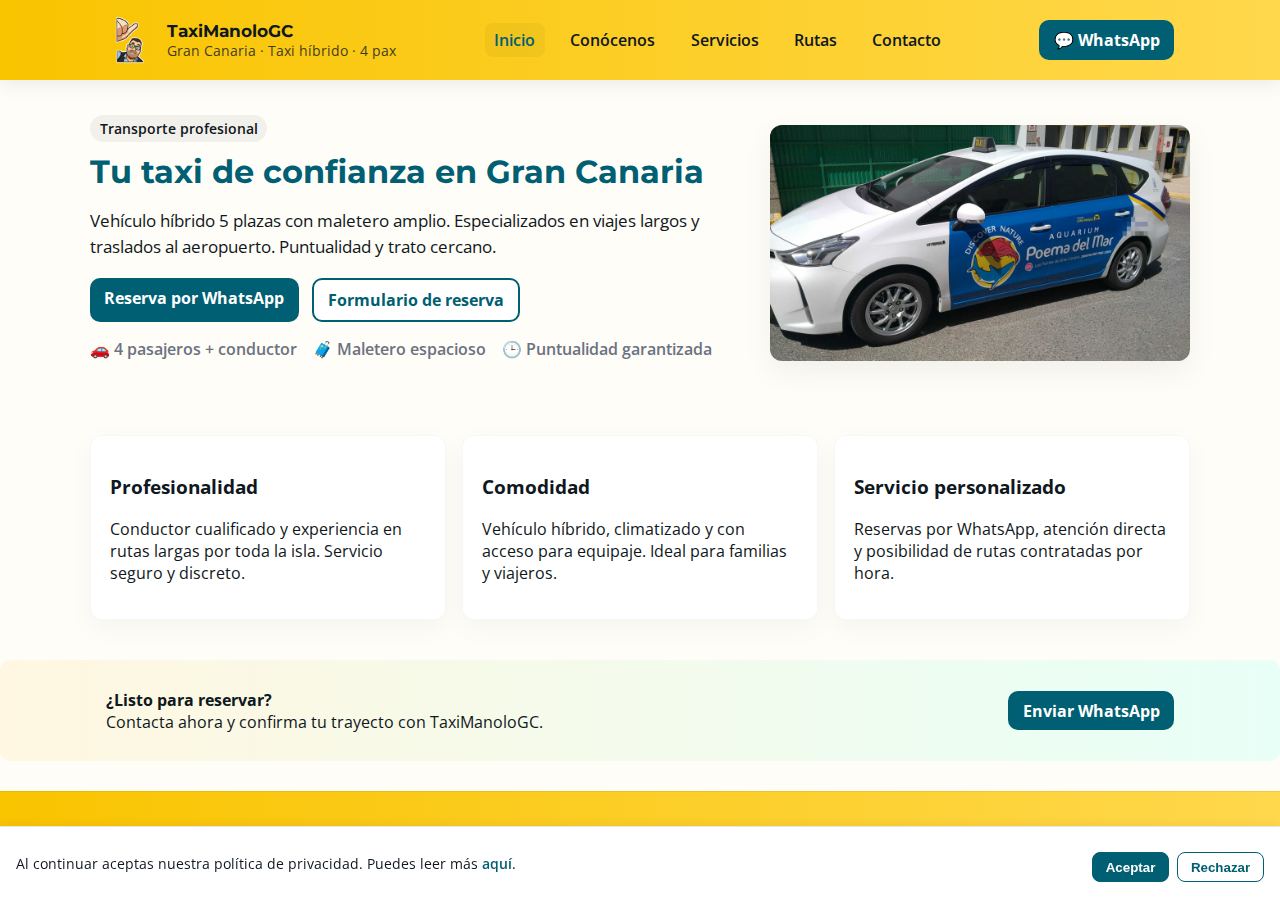
<file: index.html>
<!doctype html>
<html lang="es">
<head>
  <meta charset="utf-8" />
  <meta name="viewport" content="width=device-width,initial-scale=1" />

  <!-- 🔹 SEO mejorado -->
  <title>Taxi en Gran Canaria 🚖 | TaxiManoloGC — Traslados, Aeropuerto y Rutas</title>
  <meta name="description" content="TaxiManoloGC en Gran Canaria: traslados al aeropuerto, rutas turísticas y reservas por WhatsApp. Servicio puntual, profesional y con vehículo híbrido." />
  <meta name="keywords" content="taxi gran canaria, taxi aeropuerto gran canaria, traslados gran canaria, taxi las palmas, taxi manolo gc" />
  <meta name="robots" content="index, follow">
  <link rel="canonical" href="https://chh3f.github.io/taximanologc/" />

  <!-- ✅ Google Search Console Verification -->
  <meta name="google-site-verification" content="pI8fW7jlK2D90uJsRNOBbyRiWrLH01lihBgoexk5Dg8" />

  <!-- 🔹 Open Graph (Facebook / WhatsApp / Slack previews) -->
  <meta property="og:type" content="website" />
  <meta property="og:title" content="TaxiManoloGC — Taxi en Gran Canaria: Traslados y Rutas" />
  <meta property="og:description" content="Reserva tu taxi en Gran Canaria con TaxiManoloGC. Traslados al aeropuerto, rutas por la isla y servicio profesional por WhatsApp." />
  <meta property="og:image" content="https://chh3f.github.io/taximanologc/assets/img/taxi-grancanaria.jpg" />
  <meta property="og:url" content="https://chh3f.github.io/taximanologc/" />
  <meta property="og:locale" content="es_ES" />

  <!-- 🔹 Twitter Card -->
  <meta name="twitter:card" content="summary_large_image" />
  <meta name="twitter:title" content="TaxiManoloGC — Taxi en Gran Canaria" />
  <meta name="twitter:description" content="Traslados aeropuerto, rutas turísticas y reservas por WhatsApp. Servicio profesional y puntual." />
  <meta name="twitter:image" content="https://chh3f.github.io/taximanologc/assets/img/taxi-grancanaria.jpg" />

  <!-- 🔹 Geolocalización / SEO local -->
  <meta name="language" content="es">
  <meta name="geo.region" content="ES-GC">
  <meta name="geo.placename" content="Gran Canaria">
  <meta name="geo.position" content="27.9202;-15.5476">
  <meta name="ICBM" content="27.9202, -15.5476">

  <!-- 🔹 Datos estructurados (JSON-LD) -->
  <script type="application/ld+json">
  {
    "@context": "https://schema.org",
    "@type": "TaxiService",
    "name": "TaxiManoloGC",
    "image": "https://chh3f.github.io/taximanologc/assets/img/logo.png",
    "@id": "https://chh3f.github.io/taximanologc/",
    "url": "https://chh3f.github.io/taximanologc/",
    "telephone": "+34 606 57 62 72",
    "email": "manu.h.q@hotmail.com",
    "priceRange": "€€",
    "address": {
      "@type": "PostalAddress",
      "addressLocality": "Las Palmas de Gran Canaria",
      "addressRegion": "Las Palmas",
      "addressCountry": "ES"
    },
    "areaServed": "Gran Canaria",
    "description": "Servicio de taxi profesional en Gran Canaria: traslados al aeropuerto, rutas turísticas y reservas por WhatsApp.",
    "openingHours": "Mo-Su 00:00-23:59",
    "sameAs": [
      "https://chh3f.github.io/taximanologc/"
    ]
  }
  </script>

  <!-- 🔹 Favicons y estilos (sin cambios funcionales) -->
  <link rel="icon" type="image/png" sizes="16x16" href="assets/img/favicon/favicon-16x16.png">
  <link rel="icon" type="image/png" sizes="32x32" href="assets/img/favicon/favicon-32x32.png">
  <link rel="apple-touch-icon" sizes="180x180" href="assets/img/favicon/apple-touch-icon.png">
  <link rel="manifest" href="assets/img/favicon/site.webmanifest">
  <meta name="theme-color" content="#ffd500">
  <link rel="shortcut icon" href="assets/img/favicon/favicon.ico">

  <!-- Fuentes y CSS -->
  <link href="https://fonts.googleapis.com/css2?family=Montserrat:wght@600;700&family=Open+Sans:wght@300;400;600&display=swap" rel="stylesheet">
  <link rel="stylesheet" href="assets/css/style.css">
</head>


<body>
  <header>
    <div class="container header-row">
      <div class="brand">
        <img src="assets/img/icono.png" alt="Logo TaxiManoloGC" class="logo">
        <div>
          <div class="brand-title">TaxiManoloGC</div>
          <div class="brand-sub">Gran Canaria · Taxi híbrido · 4 pax</div>
        </div>
      </div>

      <button class="menu-toggle" aria-label="Abrir menú">☰</button>

      <nav>
        <ul class="nav-list">
          <li><a href="index.html" class="active">Inicio</a></li>
          <li><a href="conocenos.html">Conócenos</a></li>
          <li><a href="servicios.html">Servicios</a></li>
          <li><a href="rutas.html">Rutas</a></li>
          <li><a href="contacto.html">Contacto</a></li>
        </ul>
      </nav>

      <div class="ctas">
        <a class="btn whatsapp" href="https://wa.me/34606576272" target="_blank" rel="noopener">💬 WhatsApp</a>
      </div>
    </div>
  </header>

  <main>
    <!-- HERO -->
    <section class="hero container">
      <div class="hero-left">
        <span class="eyebrow">Transporte profesional</span>
        <h1>Tu taxi de confianza en Gran Canaria</h1>
        <p class="lead">Vehículo híbrido 5 plazas con maletero amplio. Especializados en viajes largos y traslados al aeropuerto. Puntualidad y trato cercano.</p>
        <div class="hero-actions">
          <a class="btn whatsapp large" href="https://wa.me/34606576272" target="_blank" rel="noopener">Reserva por WhatsApp</a>
          <a class="btn outline large" href="contacto.html">Formulario de reserva</a>
        </div>
        <ul class="features">
          <li>🚗 4 pasajeros + conductor</li>
          <li>🧳 Maletero espacioso</li>
          <li>🕒 Puntualidad garantizada</li>
        </ul>
      </div>
      <div class="hero-right">
        <img src="assets/img/taxi-grancanaria.jpg" alt="Taxi en carretera de Gran Canaria" class="hero-img">
      </div>
    </section>

    <!-- WHY -->
    <section class="container cards-overview">
      <article class="card">
        <h3>Profesionalidad</h3>
        <p>Conductor cualificado y experiencia en rutas largas por toda la isla. Servicio seguro y discreto.</p>
      </article>
      <article class="card">
        <h3>Comodidad</h3>
        <p>Vehículo híbrido, climatizado y con acceso para equipaje. Ideal para familias y viajeros.</p>
      </article>
      <article class="card">
        <h3>Servicio personalizado</h3>
        <p>Reservas por WhatsApp, atención directa y posibilidad de rutas contratadas por hora.</p>
      </article>
    </section>

    <!-- CTA BANNER -->
    <section class="cta-banner">
      <div class="container">
        <div class="cta-text">
          <strong>¿Listo para reservar?</strong>
          <span>Contacta ahora y confirma tu trayecto con TaxiManoloGC.</span>
        </div>
        <div>
          <a class="btn whatsapp" href="https://wa.me/34606576272" target="_blank" rel="noopener">Enviar WhatsApp</a>
        </div>
      </div>
    </section>
  </main>

  <!-- FOOTER -->
  <footer>
    <div class="container footer-row">
      <div>
        <strong>TaxiManoloGC</strong>
        <div class="muted">Gran Canaria · +34 606 57 62 72</div>
      </div>
      <div class="footer-links">
        <a href="rutas.html">Rutas</a>
        <a href="contacto.html">Reserva</a>
        <a href="aviso-legal.html">Aviso Legal</a>
        <a href="privacidad.html">Privacidad</a>
      </div>
    </div>
  </footer>


  <script src="assets/js/main.js"></script>
  <script src="assets/js/banner.js"></script>
</body>
</html>
</file>
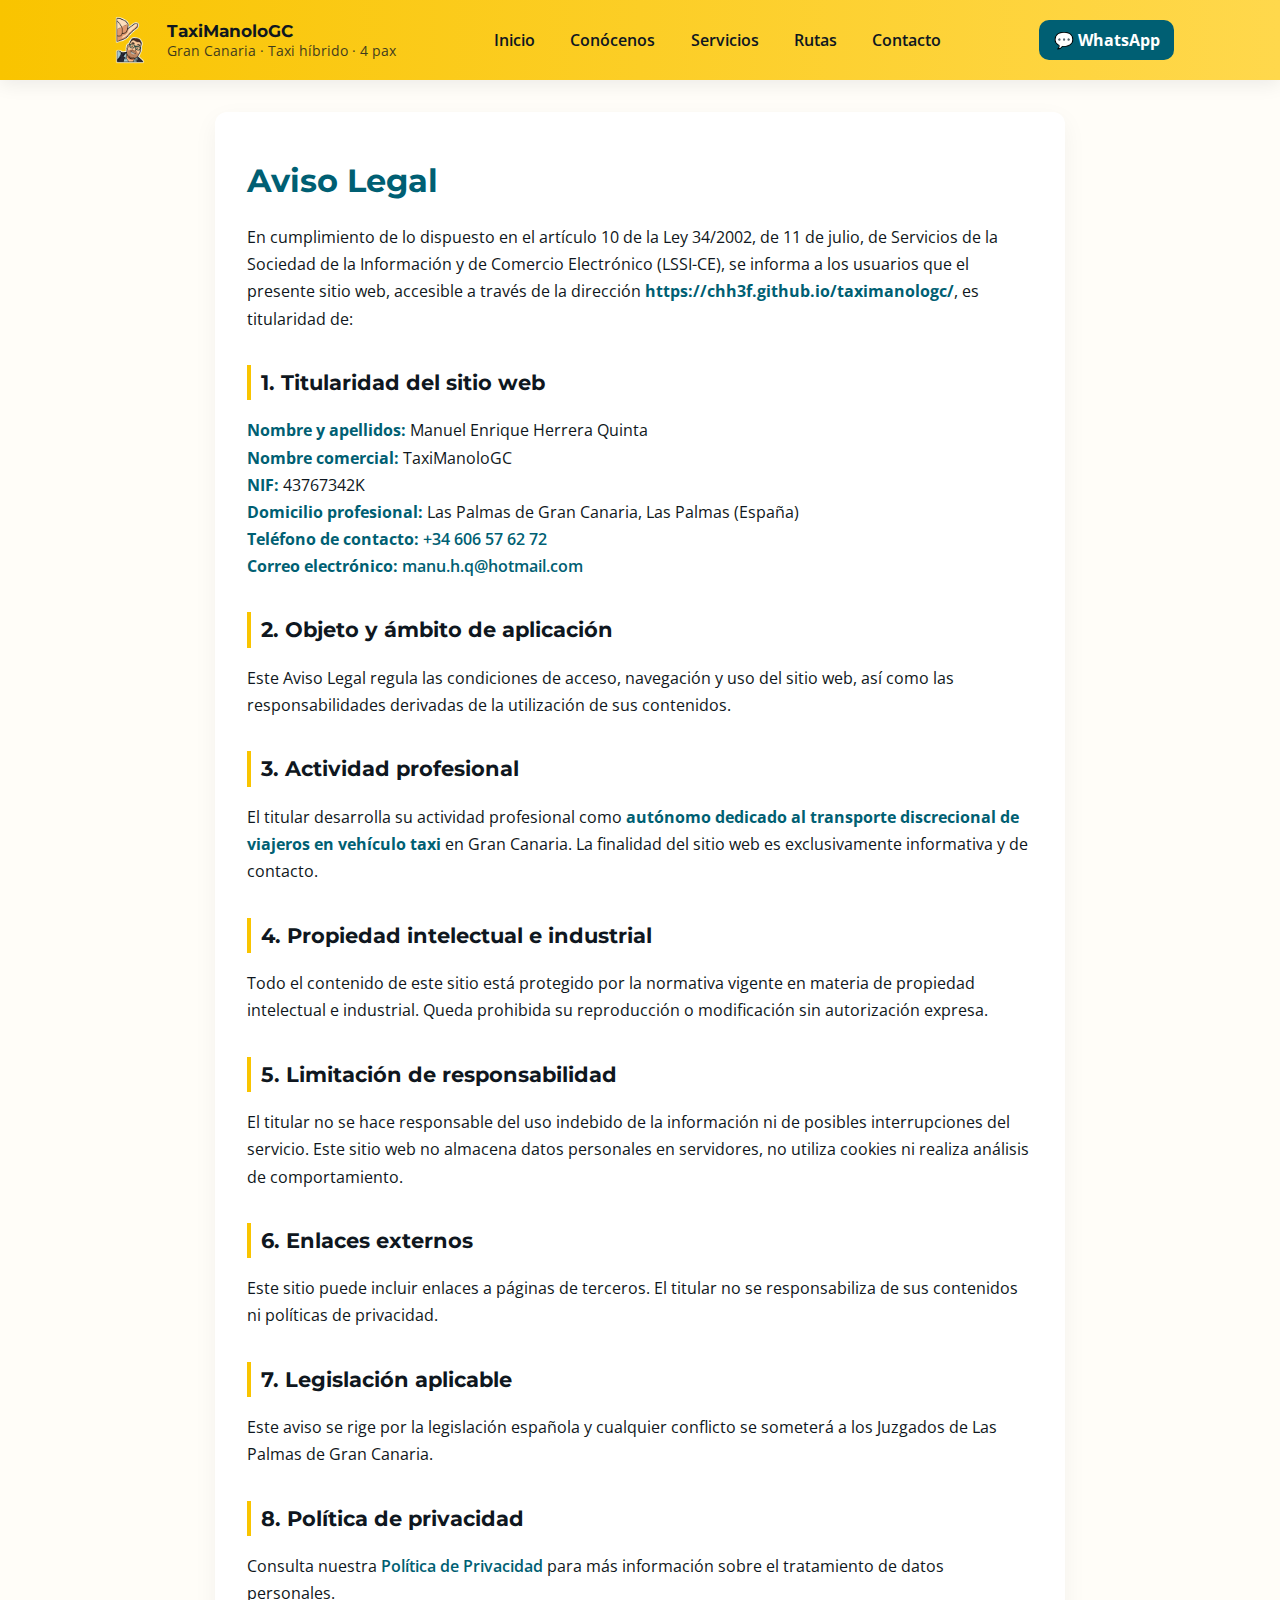
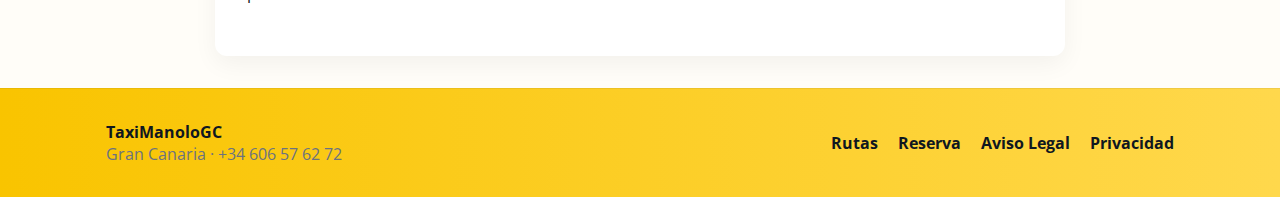
<file: aviso-legal.html>
<!doctype html>
<html lang="es">
<head>
  <meta charset="utf-8" />
  <meta name="viewport" content="width=device-width,initial-scale=1" />

  <!-- 🔹 SEO -->
  <title>Aviso Legal | TaxiManoloGC 🚖 Gran Canaria</title>
  <meta name="description" content="Consulta el aviso legal de TaxiManoloGC: datos del titular, derechos de uso y condiciones legales del sitio web." />
  <meta name="robots" content="noindex, follow">
  <link rel="canonical" href="https://chh3f.github.io/taximanologc/aviso-legal.html" />

  <!-- 🔹 Open Graph -->
  <meta property="og:type" content="website" />
  <meta property="og:title" content="Aviso Legal | TaxiManoloGC Gran Canaria" />
  <meta property="og:description" content="Condiciones legales y datos del titular del sitio TaxiManoloGC." />
  <meta property="og:image" content="https://chh3f.github.io/taximanologc/assets/img/taxi-grancanaria.jpg" />
  <meta property="og:url" content="https://chh3f.github.io/taximanologc/aviso-legal.html" />
  <meta property="og:locale" content="es_ES" />

  <!-- 🔹 Twitter Card -->
  <meta name="twitter:card" content="summary_large_image">
  <meta name="twitter:title" content="Aviso Legal | TaxiManoloGC Gran Canaria">
  <meta name="twitter:description" content="Condiciones legales y datos del titular del sitio TaxiManoloGC.">
  <meta name="twitter:image" content="https://chh3f.github.io/taximanologc/assets/img/taxi-grancanaria.jpg">

  <!-- 🔹 Geolocalización -->
  <meta name="language" content="es">
  <meta name="geo.region" content="ES-GC">
  <meta name="geo.placename" content="Gran Canaria">

  <!-- 🔹 Favicons y estilos -->
  <link rel="icon" type="image/png" sizes="16x16" href="assets/img/favicon/favicon-16x16.png">
  <link rel="icon" type="image/png" sizes="32x32" href="assets/img/favicon/favicon-32x32.png">
  <link rel="apple-touch-icon" sizes="180x180" href="assets/img/favicon/apple-touch-icon.png">
  <link rel="manifest" href="assets/img/favicon/site.webmanifest">
  <meta name="theme-color" content="#ffd500">
  <link rel="shortcut icon" href="assets/img/favicon/favicon.ico">

  <!-- 🔹 Fuentes y CSS -->
  <link href="https://fonts.googleapis.com/css2?family=Montserrat:wght@600;700&family=Open+Sans:wght@300;400;600&display=swap" rel="stylesheet">
  <link rel="stylesheet" href="assets/css/style.css">
</head>

<body>
  <header>
    <div class="container header-row">
      <div class="brand">
        <img src="assets/img/icono.png" alt="Logo TaxiManoloGC" class="logo">
        <div>
          <div class="brand-title">TaxiManoloGC</div>
          <div class="brand-sub">Gran Canaria · Taxi híbrido · 4 pax</div>
        </div>
      </div>
      <button class="menu-toggle" aria-label="Abrir menú">☰</button>
      <nav>
        <ul class="nav-list">
          <li><a href="index.html">Inicio</a></li>
          <li><a href="conocenos.html">Conócenos</a></li>
          <li><a href="servicios.html">Servicios</a></li>
          <li><a href="rutas.html">Rutas</a></li>
          <li><a href="contacto.html">Contacto</a></li>
        </ul>
      </nav>
      <div class="ctas">
        <a class="btn whatsapp" href="https://wa.me/34606576272" target="_blank" rel="noopener">💬 WhatsApp</a>
      </div>
    </div>
  </header>

  <main class="container legal-page">
    <h1>Aviso Legal</h1>
    <p>
      En cumplimiento de lo dispuesto en el artículo 10 de la Ley 34/2002, de 11 de julio, de Servicios de la Sociedad de la Información y de Comercio Electrónico (LSSI-CE),
      se informa a los usuarios que el presente sitio web, accesible a través de la dirección 
      <strong>https://chh3f.github.io/taximanologc/</strong>, es titularidad de:
    </p>

    <h2>1. Titularidad del sitio web</h2>
    <p>
      <strong>Nombre y apellidos:</strong> Manuel Enrique Herrera Quinta<br>
      <strong>Nombre comercial:</strong> TaxiManoloGC<br>
      <strong>NIF:</strong> 43767342K<br>
      <strong>Domicilio profesional:</strong> Las Palmas de Gran Canaria, Las Palmas (España)<br>
      <strong>Teléfono de contacto:</strong> <a href="tel:+34606576272">+34 606 57 62 72</a><br>
      <strong>Correo electrónico:</strong> <span id="email"></span>
      <script>
        const e = ['manu','.h.q','@','hot','mail','.','com'].join('');
        document.getElementById('email').innerHTML = '<a href="mailto:'+e+'">'+e+'</a>';
      </script>
    </p>

    <h2>2. Objeto y ámbito de aplicación</h2>
    <p>
      Este Aviso Legal regula las condiciones de acceso, navegación y uso del sitio web, así como las responsabilidades derivadas de la utilización de sus contenidos.
    </p>

    <h2>3. Actividad profesional</h2>
    <p>
      El titular desarrolla su actividad profesional como <strong>autónomo dedicado al transporte discrecional de viajeros en vehículo taxi</strong> en Gran Canaria.  
      La finalidad del sitio web es exclusivamente informativa y de contacto.
    </p>

    <h2>4. Propiedad intelectual e industrial</h2>
    <p>
      Todo el contenido de este sitio está protegido por la normativa vigente en materia de propiedad intelectual e industrial.  
      Queda prohibida su reproducción o modificación sin autorización expresa.
    </p>

    <h2>5. Limitación de responsabilidad</h2>
    <p>
      El titular no se hace responsable del uso indebido de la información ni de posibles interrupciones del servicio.
      Este sitio web no almacena datos personales en servidores, no utiliza cookies ni realiza análisis de comportamiento.
    </p>

    <h2>6. Enlaces externos</h2>
    <p>
      Este sitio puede incluir enlaces a páginas de terceros.  
      El titular no se responsabiliza de sus contenidos ni políticas de privacidad.
    </p>

    <h2>7. Legislación aplicable</h2>
    <p>
      Este aviso se rige por la legislación española y cualquier conflicto se someterá a los Juzgados de Las Palmas de Gran Canaria.
    </p>

    <h2>8. Política de privacidad</h2>
    <p>
      Consulta nuestra <a href="privacidad.html">Política de Privacidad</a> para más información sobre el tratamiento de datos personales.
    </p>
  </main>

  <footer>
    <div class="container footer-row">
      <div>
        <strong>TaxiManoloGC</strong>
        <div class="muted">Gran Canaria · +34 606 57 62 72</div>
      </div>
      <div class="footer-links">
        <a href="rutas.html">Rutas</a>
        <a href="contacto.html">Reserva</a>
        <a href="aviso-legal.html">Aviso Legal</a>
        <a href="privacidad.html">Privacidad</a>
      </div>
    </div>
  </footer>
</body>
</html>
</file>
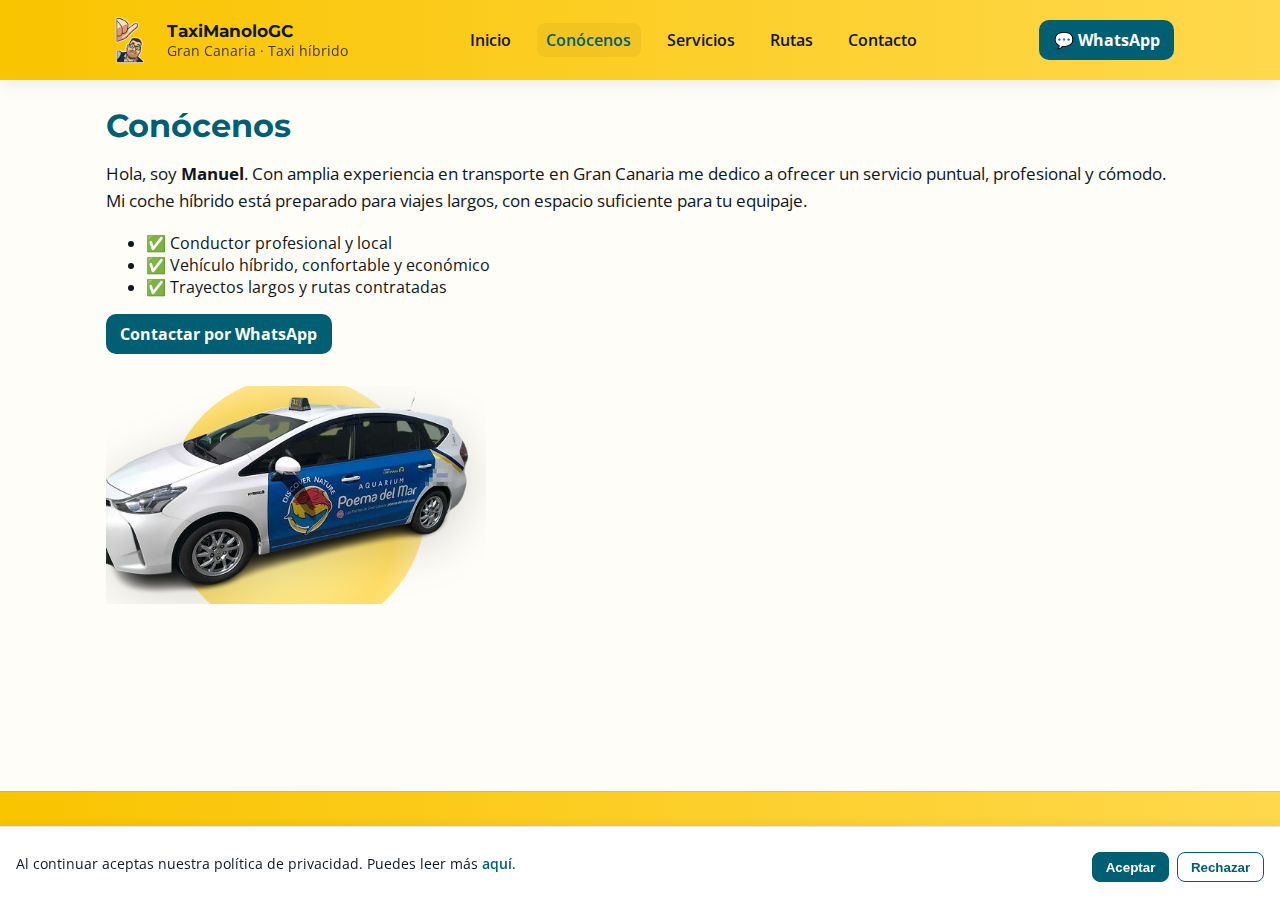
<file: conocenos.html>
<!doctype html>
<html lang="es">
<head>
  <meta charset="utf-8" />
  <meta name="viewport" content="width=device-width,initial-scale=1" />

  <!-- 🔹 SEO -->
  <title>Conócenos | TaxiManoloGC 🚖 Gran Canaria</title>
  <meta name="description" content="Conoce a Manuel, tu taxista de confianza en Gran Canaria. Profesional, puntual y con vehículo híbrido. Más de 20 años de experiencia en traslados y excursiones." />
  <meta name="keywords" content="taxi gran canaria, taxi las palmas, taxista profesional, taxi híbrido, taxi manolo gc, conductor confianza gran canaria" />
  <meta name="robots" content="index, follow">
  <link rel="canonical" href="https://chh3f.github.io/taximanologc/conocenos.html" />

  <!-- 🔹 Open Graph -->
  <meta property="og:type" content="website" />
  <meta property="og:title" content="Conócenos | TaxiManoloGC Gran Canaria" />
  <meta property="og:description" content="TaxiManoloGC: tu conductor local de confianza en Gran Canaria. Servicio profesional y trato cercano." />
  <meta property="og:image" content="https://chh3f.github.io/taximanologc/assets/img/taxi-grancanaria.jpg" />
  <meta property="og:url" content="https://chh3f.github.io/taximanologc/conocenos.html" />

  <!-- 🔹 Twitter Card -->
  <meta name="twitter:card" content="summary_large_image">
  <meta name="twitter:title" content="Conócenos | TaxiManoloGC Gran Canaria">
  <meta name="twitter:description" content="Tu conductor profesional en Gran Canaria. Puntualidad, confianza y servicio de calidad.">
  <meta name="twitter:image" content="https://chh3f.github.io/taximanologc/assets/img/taxi-grancanaria.jpg">

  <!-- 🔹 Geolocalización -->
  <meta name="language" content="es">
  <meta name="geo.region" content="ES-GC">
  <meta name="geo.placename" content="Gran Canaria">

  <!-- 🔹 Estilos y favicons -->
  <link href="https://fonts.googleapis.com/css2?family=Montserrat:wght@600;700&family=Open+Sans:wght@300;400;600&display=swap" rel="stylesheet">
  <link rel="stylesheet" href="assets/css/style.css">
  <link rel="icon" type="image/png" sizes="16x16" href="assets/img/favicon/favicon-16x16.png">
  <link rel="icon" type="image/png" sizes="32x32" href="assets/img/favicon/favicon-32x32.png">
  <link rel="apple-touch-icon" sizes="180x180" href="assets/img/favicon/apple-touch-icon.png">
  <link rel="manifest" href="assets/img/favicon/site.webmanifest">
  <meta name="theme-color" content="#ffd500">
  <link rel="shortcut icon" href="assets/img/favicon/favicon.ico">
</head>


<body>
  <header>  
    <div class="container header-row">
      <div class="brand">
        <img src="assets/img/logo.png" alt="Logo" class="logo">
        <div>
          <div class="brand-title">TaxiManoloGC</div>
          <div class="brand-sub">Gran Canaria · Taxi híbrido</div>
        </div>
      </div>

      <button class="menu-toggle" aria-label="Abrir menú">☰</button>

      <nav>
        <ul class="nav-list">
          <li><a href="index.html">Inicio</a></li>
          <li><a href="conocenos.html" class="active">Conócenos</a></li>
          <li><a href="servicios.html">Servicios</a></li>
          <li><a href="rutas.html">Rutas</a></li>
          <li><a href="contacto.html">Contacto</a></li>
        </ul>
      </nav>

      <div class="ctas">
        <a class="btn whatsapp" href="https://wa.me/34606576272" target="_blank">💬 WhatsApp</a>
      </div>
    </div>
  </header>

  <main>
    <section class="container about-grid">
      <div class="about-text">
        <h1>Conócenos</h1>
        <p class="lead">Hola, soy <strong>Manuel</strong>. Con amplia experiencia en transporte en Gran Canaria me dedico a ofrecer un servicio puntual, profesional y cómodo. Mi coche híbrido está preparado para viajes largos, con espacio suficiente para tu equipaje.</p>

        <ul class="about-list">
          <li>✅ Conductor profesional y local</li>
          <li>✅ Vehículo híbrido, confortable y económico</li>
          <li>✅ Trayectos largos y rutas contratadas</li>
        </ul>

        <a class="btn whatsapp" href="https://wa.me/34606576272" target="_blank">Contactar por WhatsApp</a>
      </div>

      <aside class="about-gallery">
        <div class="about-img-wrapper">
          <img src="assets/img/taxi.png" alt="Taxi Manolo" class="about-img">
        </div>
      </aside>
    </section>
  </main>

  <!-- FOOTER -->
  <footer>
    <div class="container footer-row">
      <div>
        <strong>TaxiManoloGC</strong>
        <div class="muted">Gran Canaria · +34 606 57 62 72</div>
      </div>
      <div class="footer-links">
        <a href="rutas.html">Rutas</a>
        <a href="contacto.html">Reserva</a>
        <a href="aviso-legal.html">Aviso Legal</a>
        <a href="privacidad.html">Privacidad</a>
      </div>
    </div>
  </footer>


  <script src="assets/js/main.js"></script>
  <script src="assets/js/banner.js"></script>
</body>
</html>
</file>
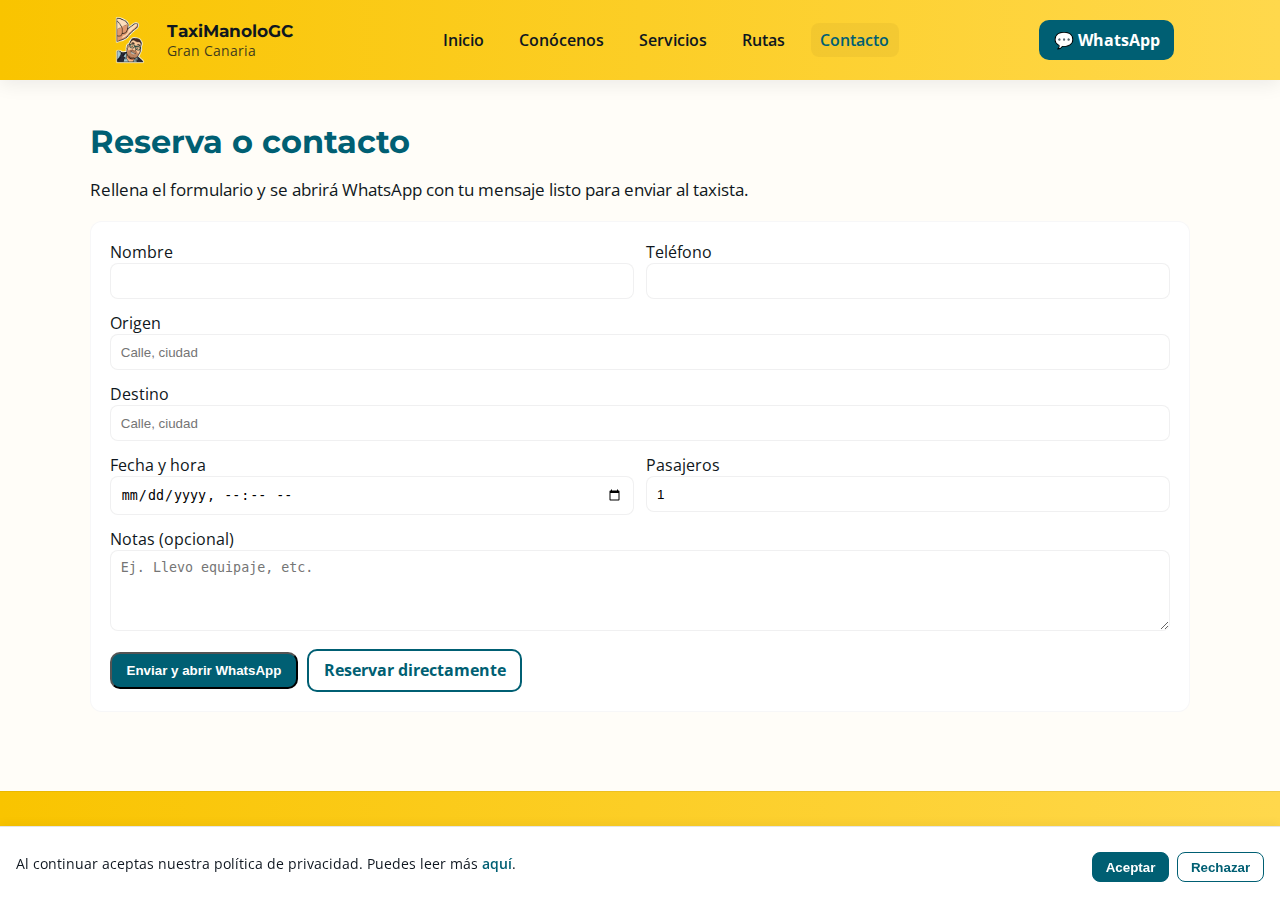
<file: contacto.html>
<!doctype html>
<html lang="es">
<head>
  <meta charset="utf-8" />
  <meta name="viewport" content="width=device-width,initial-scale=1" />

  <!-- 🔹 SEO -->
  <title>Contacto | TaxiManoloGC 🚖 Gran Canaria</title>
  <meta name="description" content="Contacta con TaxiManoloGC para reservar tu traslado o excursión en Gran Canaria. Atención directa por teléfono o WhatsApp." />
  <meta name="keywords" content="contacto taxi, reservar taxi gran canaria, whatsapp taxi, taxi aeropuerto, taxi gran canaria" />
  <meta name="robots" content="index, follow">
  <link rel="canonical" href="https://chh3f.github.io/taximanologc/contacto.html" />

  <!-- 🔹 Open Graph -->
  <meta property="og:type" content="website" />
  <meta property="og:title" content="Contacto | TaxiManoloGC Gran Canaria" />
  <meta property="og:description" content="Reserva tu taxi o excursión en Gran Canaria con TaxiManoloGC. Contacto directo y respuesta rápida." />
  <meta property="og:image" content="https://chh3f.github.io/taximanologc/assets/img/taxi-grancanaria.jpg" />
  <meta property="og:url" content="https://chh3f.github.io/taximanologc/contacto.html" />

  <!-- 🔹 Twitter Card -->
  <meta name="twitter:card" content="summary_large_image">
  <meta name="twitter:title" content="Contacto | TaxiManoloGC Gran Canaria">
  <meta name="twitter:description" content="Habla con TaxiManoloGC por WhatsApp o teléfono y reserva tu traslado o excursión.">
  <meta name="twitter:image" content="https://chh3f.github.io/taximanologc/assets/img/taxi-grancanaria.jpg">

  <!-- 🔹 Geolocalización -->
  <meta name="language" content="es">
  <meta name="geo.region" content="ES-GC">
  <meta name="geo.placename" content="Gran Canaria">

  <!-- 🔹 Estilos y favicons -->
  <link href="https://fonts.googleapis.com/css2?family=Montserrat:wght@600;700&family=Open+Sans:wght@300;400;600&display=swap" rel="stylesheet">
  <link rel="stylesheet" href="assets/css/style.css">
  <link rel="icon" type="image/png" sizes="16x16" href="assets/img/favicon/favicon-16x16.png">
  <link rel="icon" type="image/png" sizes="32x32" href="assets/img/favicon/favicon-32x32.png">
  <link rel="apple-touch-icon" sizes="180x180" href="assets/img/favicon/apple-touch-icon.png">
  <link rel="manifest" href="assets/img/favicon/site.webmanifest">
  <meta name="theme-color" content="#ffd500">
  <link rel="shortcut icon" href="assets/img/favicon/favicon.ico">
</head>

<body>
  <header>
    <div class="container header-row">
      <div class="brand">
        <img src="assets/img/logo.png" alt="Logo" class="logo">
        <div>
          <div class="brand-title">TaxiManoloGC</div>
          <div class="brand-sub">Gran Canaria</div>
        </div>
      </div>

      <button class="menu-toggle" aria-label="Abrir menú">☰</button>

      <nav>
        <ul class="nav-list">
          <li><a href="index.html">Inicio</a></li>
          <li><a href="conocenos.html">Conócenos</a></li>
          <li><a href="servicios.html">Servicios</a></li>
          <li><a href="rutas.html">Rutas</a></li>
          <li><a href="contacto.html" class="active">Contacto</a></li>
        </ul>
      </nav>

      <div class="ctas">
        <a class="btn whatsapp" href="https://wa.me/34606576272" target="_blank">💬 WhatsApp</a>
      </div>
    </div>
  </header>

  <main>
    <section class="container contact-section">
      <h1>Reserva o contacto</h1>
      <p class="lead">Rellena el formulario y se abrirá WhatsApp con tu mensaje listo para enviar al taxista.</p>

      <form id="whatsappForm" class="contact-form">
        <!-- 🧱 Honeypot anti-spam oculto -->
        <input type="text" name="empresa" id="empresa" style="display:none;">

        <div class="form-grid">
          <label><span>Nombre</span><input type="text" name="nombre" required></label>
          <label><span>Teléfono</span><input type="tel" name="telefono" required></label>
          <label style="grid-column:1/-1"><span>Origen</span><input type="text" name="origen" placeholder="Calle, ciudad" required></label>
          <label style="grid-column:1/-1"><span>Destino</span><input type="text" name="destino" placeholder="Calle, ciudad" required></label>
          <label><span>Fecha y hora</span><input type="datetime-local" name="fecha" required></label>
          <label><span>Pasajeros</span><input type="number" name="pasajeros" min="1" max="8" value="1" required></label>
          <label style="grid-column:1/-1"><span>Notas (opcional)</span><textarea name="notas" rows="4" placeholder="Ej. Llevo equipaje, etc."></textarea></label>
        </div>

        <div class="form-actions">
          <button type="submit" class="btn whatsapp">Enviar y abrir WhatsApp</button>
          <a class="btn outline" href="https://wa.me/34606576272" target="_blank">Reservar directamente</a>
        </div>
      </form>
    </section>
  </main>

  <!-- FOOTER -->
  <footer>
    <div class="container footer-row">
      <div>
        <strong>TaxiManoloGC</strong>
        <div class="muted">Gran Canaria · +34 606 57 62 72</div>
      </div>
      <div class="footer-links">
        <a href="rutas.html">Rutas</a>
        <a href="contacto.html">Reserva</a>
        <a href="aviso-legal.html">Aviso Legal</a>
        <a href="privacidad.html">Privacidad</a>
      </div>
    </div>
  </footer>

  <!-- === Script de validación y envío === -->
  <script>
    document.getElementById("whatsappForm").addEventListener("submit", function(e) {
      e.preventDefault();

      const form = e.target;
      const nombre = form.nombre.value.trim();
      const telefono = form.telefono.value.trim();
      const origen = form.origen.value.trim();
      const destino = form.destino.value.trim();
      const fecha = form.fecha.value;
      const pasajeros = form.pasajeros.value;
      const notas = form.notas.value.trim();
      const empresa = form.empresa.value.trim(); // honeypot

      // 🧱 Verificación anti-spam (honeypot)
      if (empresa !== "") {
        alert("Error: envío no válido (spam detectado).");
        return;
      }

      // ✅ Validación del teléfono
      const telefonoValido = /^[0-9]{8,15}$/.test(telefono);
      if (!telefonoValido) {
        alert("Por favor, introduce un número de teléfono válido (solo números, sin espacios ni guiones).");
        form.telefono.focus();
        return;
      }

      // Construcción del mensaje
      let mensaje = `🚖 *Nueva solicitud de reserva*%0A%0A`;
      mensaje += `👤 *Nombre:* ${encodeURIComponent(nombre)}%0A`;
      mensaje += `📞 *Teléfono:* ${encodeURIComponent(telefono)}%0A`;
      mensaje += `📍 *Origen:* ${encodeURIComponent(origen)}%0A`;
      mensaje += `🏁 *Destino:* ${encodeURIComponent(destino)}%0A`;
      mensaje += `🗓️ *Fecha y hora:* ${encodeURIComponent(fecha)}%0A`;
      mensaje += `👥 *Pasajeros:* ${encodeURIComponent(pasajeros)}%0A`;
      if (notas) mensaje += `%0A📝 *Notas:* ${encodeURIComponent(notas)}%0A`;
      mensaje += `%0AEnviado desde la web de TaxiManoloGC.`;

      const url = `https://wa.me/34606576272?text=${mensaje}`;
      window.open(url, "_blank");
    });
  </script>

  <script src="assets/js/main.js"></script>
  <script src="assets/js/banner.js"></script>
</body>
</html>
</file>
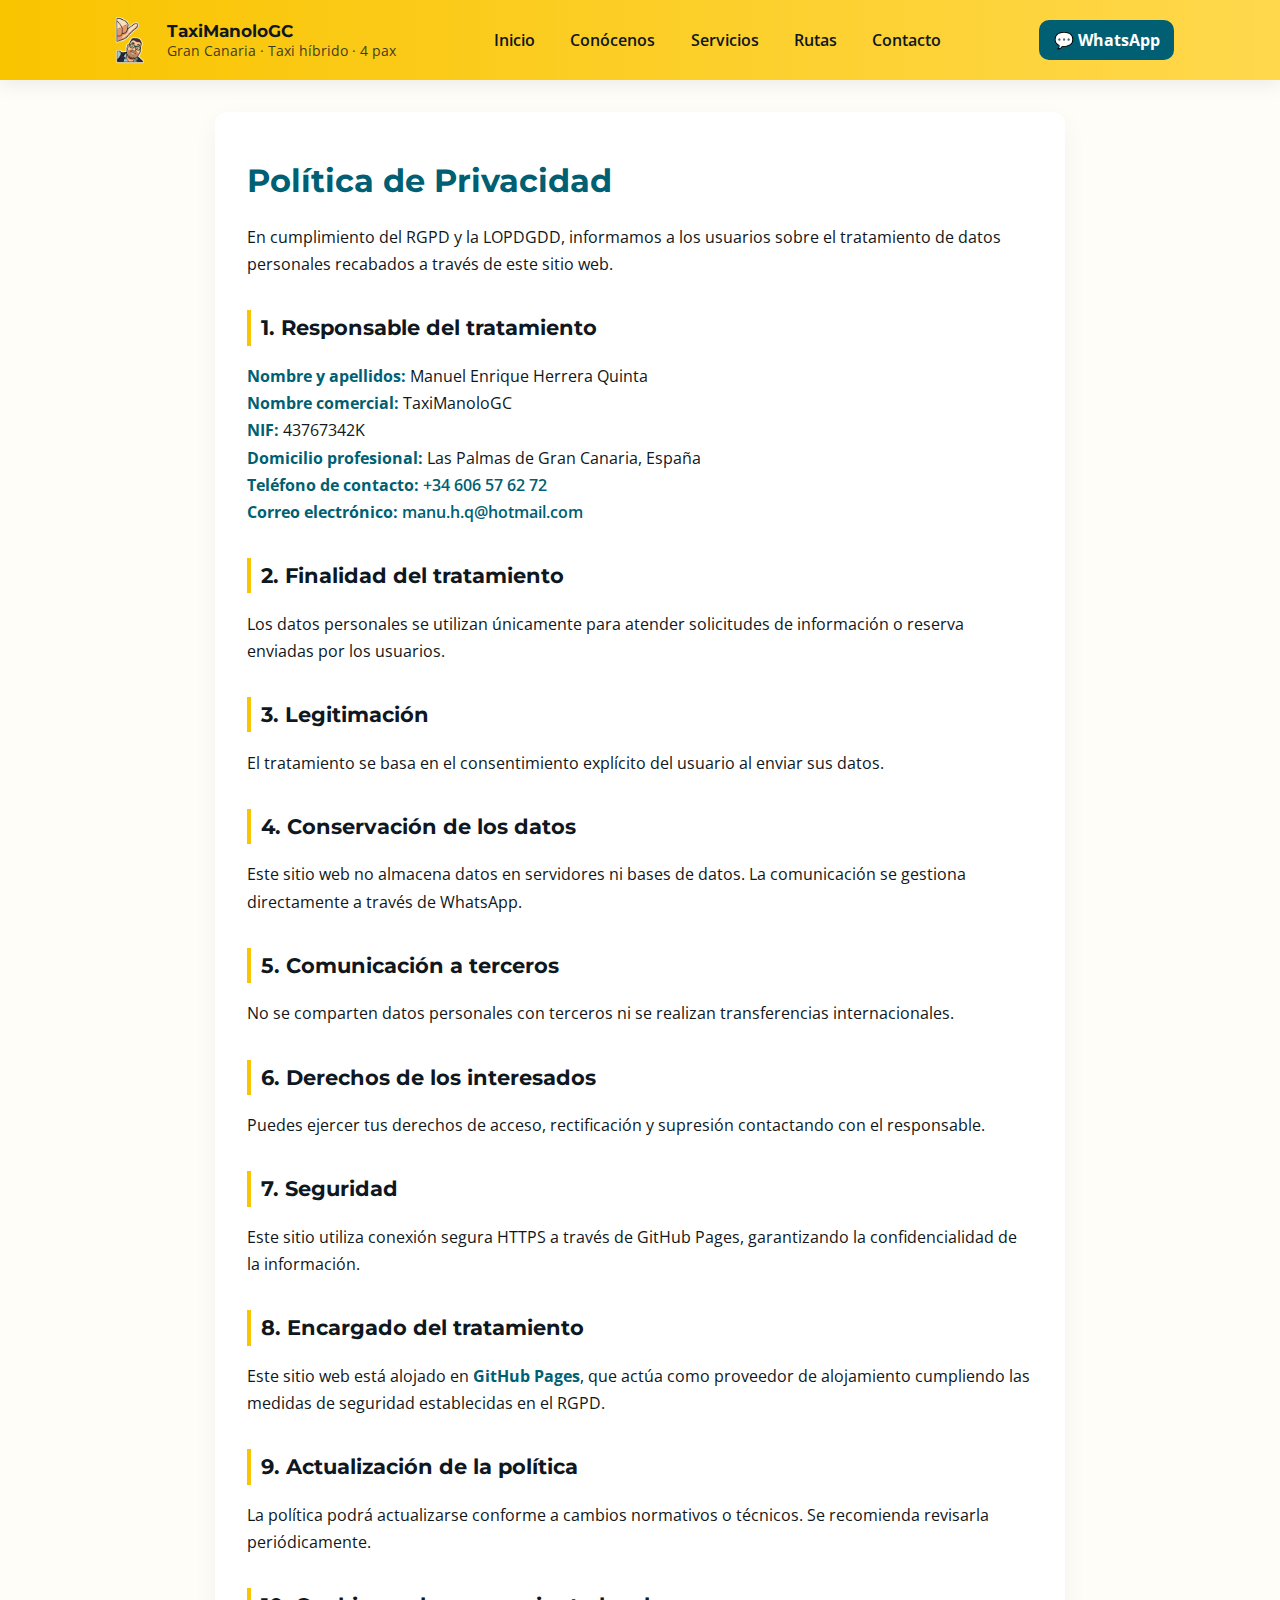
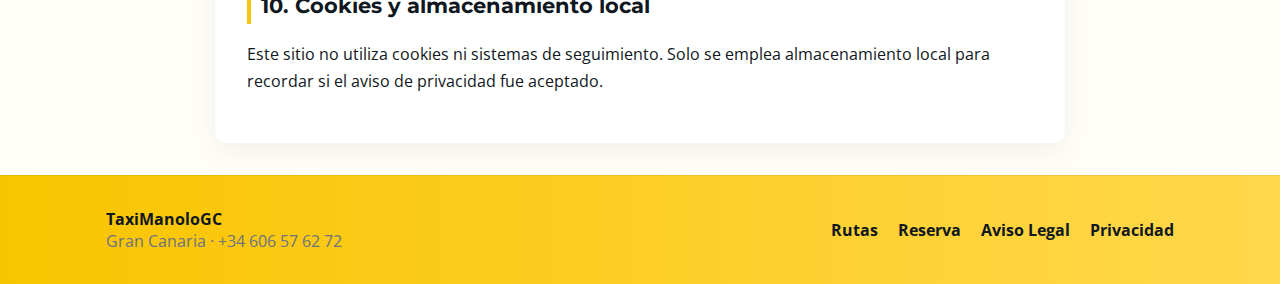
<file: privacidad.html>
<!doctype html>
<html lang="es">
<head>
  <meta charset="utf-8" />
  <meta name="viewport" content="width=device-width,initial-scale=1" />

  <!-- 🔹 SEO -->
  <title>Política de Privacidad | TaxiManoloGC 🚖 Gran Canaria</title>
  <meta name="description" content="Consulta la política de privacidad de TaxiManoloGC. Conoce cómo protegemos tus datos personales y garantizamos la seguridad en nuestros servicios de taxi en Gran Canaria." />
  <meta name="keywords" content="política de privacidad taxi, protección de datos taxi gran canaria, taxi confidencialidad, privacidad taximanologc" />
  <meta name="robots" content="index, follow">
  <link rel="canonical" href="https://chh3f.github.io/taximanologc/privacidad.html" />

  <!-- 🔹 Open Graph -->
  <meta property="og:type" content="website" />
  <meta property="og:title" content="Política de Privacidad | TaxiManoloGC Gran Canaria" />
  <meta property="og:description" content="TaxiManoloGC protege tus datos personales con total transparencia y conforme al RGPD. Consulta nuestra política de privacidad completa aquí." />
  <meta property="og:image" content="https://chh3f.github.io/taximanologc/assets/img/taxi-grancanaria.jpg" />
  <meta property="og:url" content="https://chh3f.github.io/taximanologc/privacidad.html" />

  <!-- 🔹 Twitter Card -->
  <meta name="twitter:card" content="summary_large_image">
  <meta name="twitter:title" content="Política de Privacidad | TaxiManoloGC Gran Canaria">
  <meta name="twitter:description" content="TaxiManoloGC cumple con el RGPD y garantiza la protección de tus datos personales. Consulta nuestra política de privacidad.">
  <meta name="twitter:image" content="https://chh3f.github.io/taximanologc/assets/img/taxi-grancanaria.jpg">

  <!-- 🔹 Geolocalización -->
  <meta name="language" content="es">
  <meta name="geo.region" content="ES-GC">
  <meta name="geo.placename" content="Gran Canaria">

  <!-- 🔹 Estilos y favicons -->
  <link href="https://fonts.googleapis.com/css2?family=Montserrat:wght@600;700&family=Open+Sans:wght@300;400;600&display=swap" rel="stylesheet">
  <link rel="stylesheet" href="assets/css/style.css">
  <link rel="icon" type="image/png" sizes="16x16" href="assets/img/favicon/favicon-16x16.png">
  <link rel="icon" type="image/png" sizes="32x32" href="assets/img/favicon/favicon-32x32.png">
  <link rel="apple-touch-icon" sizes="180x180" href="assets/img/favicon/apple-touch-icon.png">
  <link rel="manifest" href="assets/img/favicon/site.webmanifest">
  <meta name="theme-color" content="#ffd500">
  <link rel="shortcut icon" href="assets/img/favicon/favicon.ico">
</head>

<body>
  <header>
    <div class="container header-row">
      <div class="brand">
        <img src="assets/img/icono.png" alt="Logo TaxiManoloGC" class="logo">
        <div>
          <div class="brand-title">TaxiManoloGC</div>
          <div class="brand-sub">Gran Canaria · Taxi híbrido · 4 pax</div>
        </div>
      </div>
      <button class="menu-toggle" aria-label="Abrir menú">☰</button>
      <nav>
        <ul class="nav-list">
          <li><a href="index.html">Inicio</a></li>
          <li><a href="conocenos.html">Conócenos</a></li>
          <li><a href="servicios.html">Servicios</a></li>
          <li><a href="rutas.html">Rutas</a></li>
          <li><a href="contacto.html">Contacto</a></li>
        </ul>
      </nav>
      <div class="ctas">
        <a class="btn whatsapp" href="https://wa.me/34606576272" target="_blank" rel="noopener">💬 WhatsApp</a>
      </div>
    </div>
  </header>

  <main class="container legal-page">
    <h1>Política de Privacidad</h1>
    <p>
      En cumplimiento del RGPD y la LOPDGDD, informamos a los usuarios sobre el tratamiento de datos personales recabados a través de este sitio web.
    </p>

    <h2>1. Responsable del tratamiento</h2>
    <p>
      <strong>Nombre y apellidos:</strong> Manuel Enrique Herrera Quinta<br>
      <strong>Nombre comercial:</strong> TaxiManoloGC<br>
      <strong>NIF:</strong> 43767342K<br>
      <strong>Domicilio profesional:</strong> Las Palmas de Gran Canaria, España<br>
      <strong>Teléfono de contacto:</strong> <a href="tel:+34606576272">+34 606 57 62 72</a><br>
      <strong>Correo electrónico:</strong> <span id="email"></span>
      <script>
        const e = ['manu','.h.q','@','hot','mail','.','com'].join('');
        document.getElementById('email').innerHTML = '<a href="mailto:'+e+'">'+e+'</a>';
      </script>
    </p>

    <h2>2. Finalidad del tratamiento</h2>
    <p>
      Los datos personales se utilizan únicamente para atender solicitudes de información o reserva enviadas por los usuarios.
    </p>

    <h2>3. Legitimación</h2>
    <p>
      El tratamiento se basa en el consentimiento explícito del usuario al enviar sus datos.
    </p>

    <h2>4. Conservación de los datos</h2>
    <p>
      Este sitio web no almacena datos en servidores ni bases de datos.  
      La comunicación se gestiona directamente a través de WhatsApp.
    </p>

    <h2>5. Comunicación a terceros</h2>
    <p>
      No se comparten datos personales con terceros ni se realizan transferencias internacionales.
    </p>

    <h2>6. Derechos de los interesados</h2>
    <p>
      Puedes ejercer tus derechos de acceso, rectificación y supresión contactando con el responsable.
    </p>

    <h2>7. Seguridad</h2>
    <p>
      Este sitio utiliza conexión segura HTTPS a través de GitHub Pages, garantizando la confidencialidad de la información.
    </p>

    <h2>8. Encargado del tratamiento</h2>
    <p>
      Este sitio web está alojado en <strong>GitHub Pages</strong>, que actúa como proveedor de alojamiento cumpliendo las medidas de seguridad establecidas en el RGPD.
    </p>

    <h2>9. Actualización de la política</h2>
    <p>
      La política podrá actualizarse conforme a cambios normativos o técnicos.  
      Se recomienda revisarla periódicamente.
    </p>

    <h2>10. Cookies y almacenamiento local</h2>
    <p>
      Este sitio no utiliza cookies ni sistemas de seguimiento.  
      Solo se emplea almacenamiento local para recordar si el aviso de privacidad fue aceptado.
    </p>
  </main>

  <footer>
    <div class="container footer-row">
      <div>
        <strong>TaxiManoloGC</strong>
        <div class="muted">Gran Canaria · +34 606 57 62 72</div>
      </div>
      <div class="footer-links">
        <a href="rutas.html">Rutas</a>
        <a href="contacto.html">Reserva</a>
        <a href="aviso-legal.html">Aviso Legal</a>
        <a href="privacidad.html">Privacidad</a>
      </div>
    </div>
  </footer>
</body>
</html>
</file>
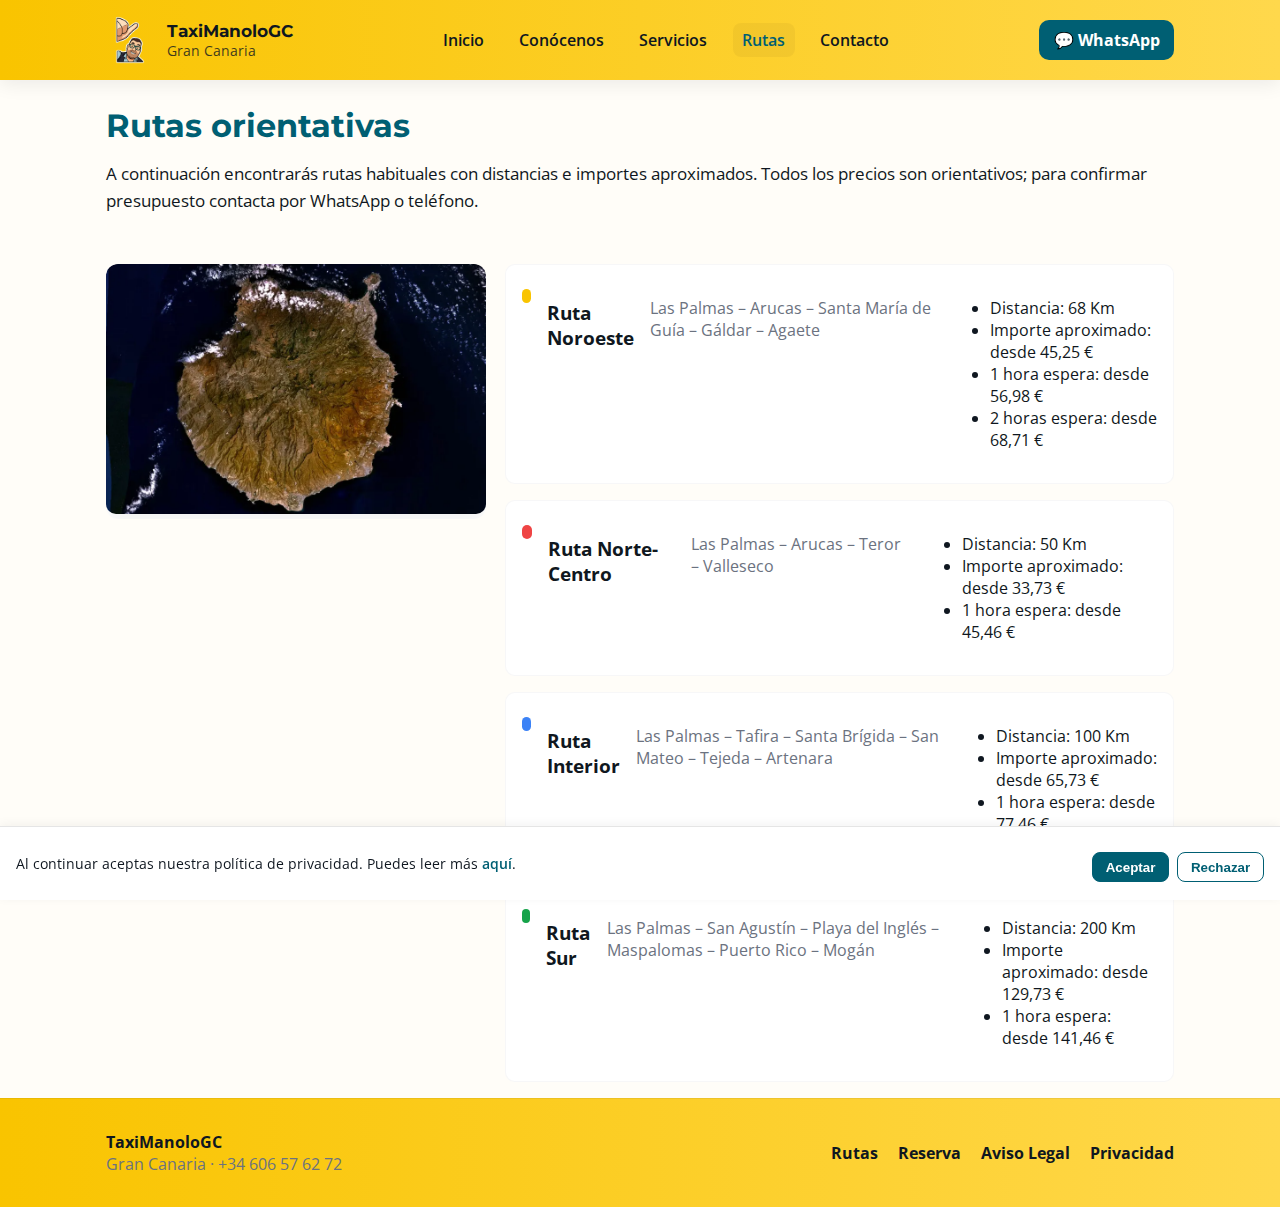
<file: rutas.html>
<!doctype html>
<html lang="es">
<head>
  <meta charset="utf-8" />
  <meta name="viewport" content="width=device-width,initial-scale=1" />

  <!-- 🔹 SEO -->
  <title>Rutas por Gran Canaria 🚖 | TaxiManoloGC - Excursiones y Traslados</title>
  <meta name="description" content="Descubre Gran Canaria con TaxiManoloGC. Rutas turísticas, excursiones personalizadas y traslados a cualquier punto de la isla." />
  <meta name="keywords" content="rutas gran canaria, excursiones taxi, taxi turístico, taxi privado, taxi manolo gc" />
  <meta name="robots" content="index, follow">
  <link rel="canonical" href="https://chh3f.github.io/taximanologc/rutas.html" />

  <!-- 🔹 Open Graph -->
  <meta property="og:type" content="website" />
  <meta property="og:title" content="Rutas y Excursiones | TaxiManoloGC Gran Canaria" />
  <meta property="og:description" content="Explora playas, pueblos y miradores de Gran Canaria con TaxiManoloGC. Servicio local y personalizado." />
  <meta property="og:image" content="https://chh3f.github.io/taximanologc/assets/img/taxi-grancanaria.jpg" />
  <meta property="og:url" content="https://chh3f.github.io/taximanologc/rutas.html" />

  <!-- 🔹 Twitter Card -->
  <meta name="twitter:card" content="summary_large_image">
  <meta name="twitter:title" content="Rutas y Excursiones | TaxiManoloGC Gran Canaria">
  <meta name="twitter:description" content="Descubre Gran Canaria con TaxiManoloGC: excursiones, rutas y traslados personalizados.">
  <meta name="twitter:image" content="https://chh3f.github.io/taximanologc/assets/img/taxi-grancanaria.jpg">

  <!-- 🔹 Geolocalización -->
  <meta name="language" content="es">
  <meta name="geo.region" content="ES-GC">
  <meta name="geo.placename" content="Gran Canaria">

  <!-- 🔹 Estilos y favicons -->
  <link href="https://fonts.googleapis.com/css2?family=Montserrat:wght@600;700&family=Open+Sans:wght@300;400;600&display=swap" rel="stylesheet">
  <link rel="stylesheet" href="assets/css/style.css">
  <link rel="icon" type="image/png" sizes="16x16" href="assets/img/favicon/favicon-16x16.png">
  <link rel="icon" type="image/png" sizes="32x32" href="assets/img/favicon/favicon-32x32.png">
  <link rel="apple-touch-icon" sizes="180x180" href="assets/img/favicon/apple-touch-icon.png">
  <link rel="manifest" href="assets/img/favicon/site.webmanifest">
  <meta name="theme-color" content="#ffd500">
  <link rel="shortcut icon" href="assets/img/favicon/favicon.ico">
</head>


<body>
  <header>
    <div class="container header-row">
      <div class="brand">
        <img src="assets/img/logo.png" alt="Logo" class="logo">
        <div>
          <div class="brand-title">TaxiManoloGC</div>
          <div class="brand-sub">Gran Canaria</div>
        </div>
      </div>

      <button class="menu-toggle" aria-label="Abrir menú">☰</button>

      <nav>
        <ul class="nav-list">
          <li><a href="index.html">Inicio</a></li>
          <li><a href="conocenos.html">Conócenos</a></li>
          <li><a href="servicios.html">Servicios</a></li>
          <li><a href="rutas.html" class="active">Rutas</a></li>
          <li><a href="contacto.html">Contacto</a></li>
        </ul>
      </nav>

      <div class="ctas">
        <a class="btn whatsapp" href="https://wa.me/34606576272" target="_blank">💬 WhatsApp</a>
      </div>
    </div>
  </header>

  <main>
    <section class="container routes-intro">
      <h1>Rutas orientativas</h1>
      <p class="lead">A continuación encontrarás rutas habituales con distancias e importes aproximados. Todos los precios son orientativos; para confirmar presupuesto contacta por WhatsApp o teléfono.</p>
    </section>

    <section class="container routes-grid">
      <div class="map-card">
        <!-- 🖼️ Imagen de mapa en lugar del iframe -->
        <img src="assets/img/mapa-gran-canaria.jpg" alt="Mapa de Gran Canaria" loading="lazy">
      </div>

      <div class="routes-list">
        <article class="route">
          <div class="route-dot yellow"></div>
          <h3>Ruta Noroeste</h3>
          <p class="muted">Las Palmas – Arucas – Santa María de Guía – Gáldar – Agaete</p>
          <ul>
            <li>Distancia: 68 Km</li>
            <li>Importe aproximado: desde 45,25 €</li>
            <li>1 hora espera: desde 56,98 €</li>
            <li>2 horas espera: desde 68,71 €</li>
          </ul>
        </article>

        <article class="route">
          <div class="route-dot red"></div>
          <h3>Ruta Norte-Centro</h3>
          <p class="muted">Las Palmas – Arucas – Teror – Valleseco</p>
          <ul>
            <li>Distancia: 50 Km</li>
            <li>Importe aproximado: desde 33,73 €</li>
            <li>1 hora espera: desde 45,46 €</li>
          </ul>
        </article>

        <article class="route">
          <div class="route-dot blue"></div>
          <h3>Ruta Interior</h3>
          <p class="muted">Las Palmas – Tafira – Santa Brígida – San Mateo – Tejeda – Artenara</p>
          <ul>
            <li>Distancia: 100 Km</li>
            <li>Importe aproximado: desde 65,73 €</li>
            <li>1 hora espera: desde 77,46 €</li>
          </ul>
        </article>

        <article class="route">
          <div class="route-dot green"></div>
          <h3>Ruta Sur</h3>
          <p class="muted">Las Palmas – San Agustín – Playa del Inglés – Maspalomas – Puerto Rico – Mogán</p>
          <ul>
            <li>Distancia: 200 Km</li>
            <li>Importe aproximado: desde 129,73 €</li>
            <li>1 hora espera: desde 141,46 €</li>
          </ul>
        </article>
      </div>
    </section>
  </main>

  <!-- FOOTER -->
  <footer>
    <div class="container footer-row">
      <div>
        <strong>TaxiManoloGC</strong>
        <div class="muted">Gran Canaria · +34 606 57 62 72</div>
      </div>
      <div class="footer-links">
        <a href="rutas.html">Rutas</a>
        <a href="contacto.html">Reserva</a>
        <a href="aviso-legal.html">Aviso Legal</a>
        <a href="privacidad.html">Privacidad</a>
      </div>
    </div>
  </footer>

  <script src="assets/js/main.js"></script>
  <script src="assets/js/banner.js"></script>
</body>
</html>
</file>
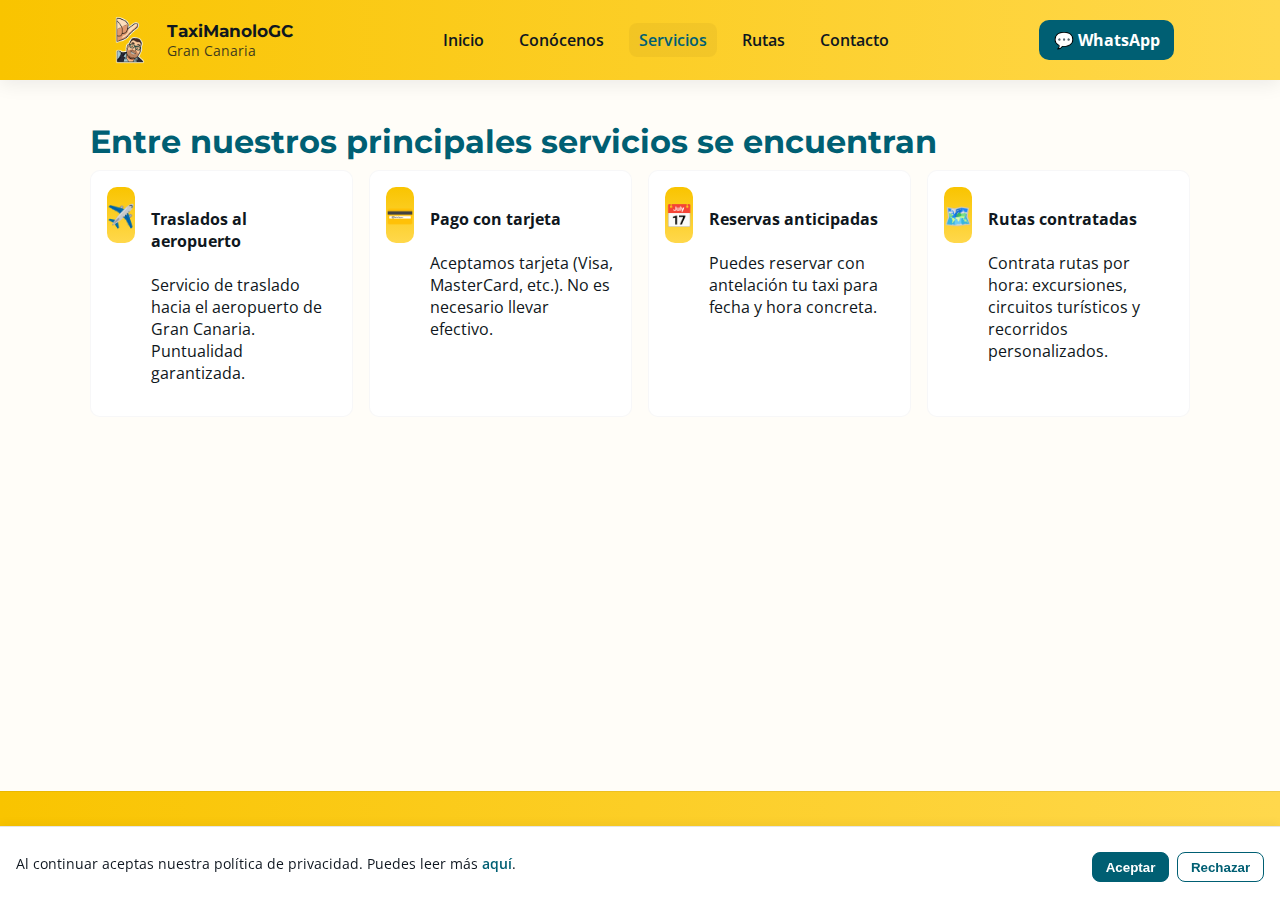
<file: servicios.html>
<!doctype html>
<html lang="es">
<head>
  <meta charset="utf-8" />
  <meta name="viewport" content="width=device-width,initial-scale=1" />

  <!-- 🔹 SEO -->
  <title>Servicios | TaxiManoloGC 🚖 Gran Canaria</title>
  <meta name="description" content="Traslados al aeropuerto, excursiones privadas, servicios turísticos y más. TaxiManoloGC te lleva a cualquier punto de Gran Canaria con seguridad y confort." />
  <meta name="keywords" content="taxi aeropuerto gran canaria, excursiones gran canaria, servicios taxi, taxi privado, traslados hotel, taxi turístico gran canaria" />
  <meta name="robots" content="index, follow">
  <link rel="canonical" href="https://chh3f.github.io/taximanologc/servicios.html" />

  <!-- 🔹 Open Graph -->
  <meta property="og:type" content="website" />
  <meta property="og:title" content="Servicios | TaxiManoloGC Gran Canaria" />
  <meta property="og:description" content="Servicios de taxi en Gran Canaria: traslados al aeropuerto, excursiones y rutas personalizadas con conductor profesional." />
  <meta property="og:image" content="https://chh3f.github.io/taximanologc/assets/img/taxi-grancanaria.jpg" />
  <meta property="og:url" content="https://chh3f.github.io/taximanologc/servicios.html" />

  <!-- 🔹 Twitter Card -->
  <meta name="twitter:card" content="summary_large_image">
  <meta name="twitter:title" content="Servicios | TaxiManoloGC Gran Canaria">
  <meta name="twitter:description" content="Traslados, excursiones y servicios turísticos en Gran Canaria con TaxiManoloGC.">
  <meta name="twitter:image" content="https://chh3f.github.io/taximanologc/assets/img/taxi-grancanaria.jpg">

  <!-- 🔹 Geolocalización -->
  <meta name="language" content="es">
  <meta name="geo.region" content="ES-GC">
  <meta name="geo.placename" content="Gran Canaria">

  <!-- 🔹 Estilos y favicons -->
  <link href="https://fonts.googleapis.com/css2?family=Montserrat:wght@600;700&family=Open+Sans:wght@300;400;600&display=swap" rel="stylesheet">
  <link rel="stylesheet" href="assets/css/style.css">
  <link rel="icon" type="image/png" sizes="16x16" href="assets/img/favicon/favicon-16x16.png">
  <link rel="icon" type="image/png" sizes="32x32" href="assets/img/favicon/favicon-32x32.png">
  <link rel="apple-touch-icon" sizes="180x180" href="assets/img/favicon/apple-touch-icon.png">
  <link rel="manifest" href="assets/img/favicon/site.webmanifest">
  <meta name="theme-color" content="#ffd500">
  <link rel="shortcut icon" href="assets/img/favicon/favicon.ico">
</head>

<body>
  <header>
    <div class="container header-row">
      <div class="brand">
        <img src="assets/img/logo.png" alt="Logo" class="logo">
        <div>
          <div class="brand-title">TaxiManoloGC</div>
          <div class="brand-sub">Gran Canaria</div>
        </div>
      </div>

      <button class="menu-toggle" aria-label="Abrir menú">☰</button>

      <nav>
        <ul class="nav-list">
          <li><a href="index.html">Inicio</a></li>
          <li><a href="conocenos.html">Conócenos</a></li>
          <li><a href="servicios.html" class="active">Servicios</a></li>
          <li><a href="rutas.html">Rutas</a></li>
          <li><a href="contacto.html">Contacto</a></li>
        </ul>
      </nav>

      <div class="ctas">
        <a class="btn whatsapp" href="https://wa.me/34606576272" target="_blank">💬 WhatsApp</a>
      </div>
    </div>
  </header>

  <main>
    <section class="container services-grid">
      <h1>Entre nuestros principales servicios se encuentran</h1>
      <div class="service-cards">

        <article class="service">
          <div class="service-icon">✈️</div>
          <div>
            <h4>Traslados al aeropuerto</h4>
            <p>Servicio de traslado hacia el aeropuerto de Gran Canaria. Puntualidad garantizada.</p>
          </div>
        </article>

        <article class="service">
          <div class="service-icon">💳</div>
          <div>
            <h4>Pago con tarjeta</h4>
            <p>Aceptamos tarjeta (Visa, MasterCard, etc.). No es necesario llevar efectivo.</p>
          </div>
        </article>

        <article class="service">
          <div class="service-icon">📅</div>
          <div>
            <h4>Reservas anticipadas</h4>
            <p>Puedes reservar con antelación tu taxi para fecha y hora concreta.</p>
          </div>
        </article>

        <article class="service">
          <div class="service-icon">🗺️</div>
          <div>
            <h4>Rutas contratadas</h4>
            <p>Contrata rutas por hora: excursiones, circuitos turísticos y recorridos personalizados.</p>
          </div>
        </article>

      </div>
    </section>
  </main>

  <!-- FOOTER -->
  <footer>
    <div class="container footer-row">
      <div>
        <strong>TaxiManoloGC</strong>
        <div class="muted">Gran Canaria · +34 606 57 62 72</div>
      </div>
      <div class="footer-links">
        <a href="rutas.html">Rutas</a>
        <a href="contacto.html">Reserva</a>
        <a href="aviso-legal.html">Aviso Legal</a>
        <a href="privacidad.html">Privacidad</a>
      </div>
    </div>
  </footer>


  <script src="assets/js/main.js"></script>
  <script src="assets/js/banner.js"></script>
</body>
</html>
</file>
<file: assets/css/style.css>
/* === Tipografías y variables === */
@import url('https://fonts.googleapis.com/css2?family=Montserrat:wght@600;700&family=Open+Sans:wght@300;400;600&display=swap');

:root{
  --taxi-yellow: #f9c400;
  --ocean-blue: #005f73;
  --dark: #0f1720;
  --muted: #6b7280;
  --bg: #fffdf8;
  --card: #ffffff;
  --radius: 12px;
}

/* Reset y layout */
*{box-sizing:border-box}
html,body{margin:0;padding:0;height:100%}
body{
  font-family:"Open Sans", system-ui, -apple-system, "Segoe UI", Roboto;
  background:var(--bg);
  color:var(--dark);
  display:flex;
  flex-direction:column;
  min-height:100vh;
}

/* ===== Header ===== */
header{
  background: linear-gradient(90deg, var(--taxi-yellow), #ffd84c);
  box-shadow:0 4px 18px rgba(2,6,23,0.08);
  position:sticky; top:0; z-index:120;
}
.container{max-width:1100px;margin:0 auto;padding:1rem}
.header-row{display:flex;align-items:center;justify-content:space-between;gap:1rem;flex-wrap:wrap}
.brand{display:flex;align-items:center;gap:0.8rem}
.logo{height:48px;border-radius:8px;object-fit:cover}
.brand-title{font-family:'Montserrat',sans-serif;font-weight:700;font-size:1.05rem}
.brand-sub{font-size:.85rem;color:var(--dark);opacity:.8}

/* Nav */
nav{flex:1}
.nav-list{display:flex;gap:1rem;list-style:none;padding:0;margin:0;justify-content:center}
.nav-list a{text-decoration:none;color:var(--dark);font-weight:600;padding:.35rem .6rem;border-radius:8px;transition:all .3s ease}
.nav-list a.active, .nav-list a:hover{background:rgba(0,0,0,0.04);color:var(--ocean-blue)}
.menu-toggle{display:none;background:none;border:0;font-size:1.8rem;cursor:pointer;transition:transform .3s ease}
.menu-toggle.open{transform:rotate(90deg)}

/* CTA */
.ctas{display:flex;gap:.6rem;align-items:center}
.btn{display:inline-block;padding:.55rem .9rem;border-radius:10px;text-decoration:none;font-weight:700;cursor:pointer}
.btn.whatsapp{background:var(--ocean-blue);color:#fff}
.btn.outline{background:#fff;border:2px solid var(--ocean-blue);color:var(--ocean-blue)}

/* Hero */
.hero{display:flex;gap:2rem;align-items:center;padding:2.2rem 0}
.hero-left{flex:1;min-width:280px}
.eyebrow{display:inline-block;background:rgba(0,0,0,0.05);padding:.25rem .6rem;border-radius:999px;font-weight:600;color:var(--dark);font-size:.85rem}
h1{font-family:'Montserrat',sans-serif;color:var(--ocean-blue);margin:.6rem 0}
.lead{color:var(--dark);line-height:1.6;font-size:1.05rem}
.hero-actions{margin-top:1rem;display:flex;gap:.8rem;flex-wrap:wrap}
.features{display:flex;gap:1rem;margin-top:1rem;list-style:none;padding:0}
.features li{font-weight:600;color:var(--muted)}

/* Hero image */
.hero-right{flex:0 0 420px}
.hero-img{width:100%;border-radius:12px;box-shadow:0 10px 30px rgba(2,6,23,0.06);object-fit:cover}

/* Cards overview */
.cards-overview{display:grid;grid-template-columns:repeat(3,1fr);gap:1rem;padding:1.5rem 0}
.card{background:var(--card);padding:1.2rem;border-radius:var(--radius);box-shadow:0 8px 26px rgba(2,6,23,0.04);border:1px solid rgba(2,6,23,0.03)}

/* CTA banner */
.cta-banner{background:linear-gradient(90deg,#fff7e1,#e8fff7);padding:.8rem 0;margin-top:1rem;border-radius:10px}
.cta-banner .container{display:flex;align-items:center;justify-content:space-between;gap:1rem}
.cta-text strong{display:block;font-weight:700}
.muted{color:var(--muted)}

/* Services grid */
.services-grid{padding:2rem 0}
.service-cards{display:grid;grid-template-columns:repeat(auto-fit,minmax(260px,1fr));gap:1rem}
.service{display:flex;gap:1rem;align-items:flex-start;background:#fff;padding:1rem;border-radius:10px;border:1px solid rgba(2,6,23,0.03)}
.service-icon{width:56px;height:56px;border-radius:10px;background:linear-gradient(180deg,var(--taxi-yellow),#ffd84c);display:grid;place-items:center;font-size:1.4rem}

/* Rutas */
.routes-grid{display:grid;grid-template-columns:380px 1fr;gap:1.2rem;align-items:start}
.map-card img{width:100%;border-radius:10px;box-shadow:0 8px 20px rgba(2,6,23,0.06)}
.routes-list{display:flex;flex-direction:column;gap:1rem}
.route{display:flex;gap:1rem;align-items:flex-start;background:#fff;padding:1rem;border-radius:10px;border:1px solid rgba(2,6,23,0.03)}
.route-dot{width:14px;height:14px;border-radius:999px;margin-top:.5rem}
.route-dot.yellow{background:#f9c400}
.route-dot.red{background:#ef4444}
.route-dot.blue{background:#3b82f6}
.route-dot.green{background:#16a34a}

/* Contact form */
.contact-section{padding:2rem 0}
.contact-form{background:#fff;padding:1.2rem;border-radius:12px;border:1px solid rgba(2,6,23,0.03)}
.form-grid{display:grid;grid-template-columns:1fr 1fr;gap:.8rem}
.form-grid label{display:block}
.form-grid input,.form-grid textarea{width:100%;padding:.6rem;border-radius:8px;border:1px solid rgba(2,6,23,0.06)}
.form-actions{margin-top:.8rem;display:flex;gap:.6rem;align-items:center}

/* Footer */
footer{margin-top:auto;background:linear-gradient(90deg,var(--taxi-yellow),#ffd84c);padding:1rem;border-top:1px solid rgba(0,0,0,0.06)}
.footer-row{display:flex;justify-content:space-between;align-items:center;gap:1rem;flex-wrap:wrap}
.footer-links a{text-decoration:none;color:var(--dark);margin-left:1rem;font-weight:700}

/* === RESPONSIVE === */
@media (max-width:1000px){
  .cards-overview{grid-template-columns:repeat(2,1fr)}
  .routes-grid{grid-template-columns:1fr}
  .hero-right{flex-basis:360px}
}

@media (max-width:760px){
  .nav-list{display:none;flex-direction:column;gap:.6rem;margin-top:.8rem;text-align:center}
  .nav-list.open{display:flex;background:#fff;border-radius:10px;padding:.8rem;box-shadow:0 8px 16px rgba(0,0,0,0.1)}
  .menu-toggle{display:block}
  .ctas{width:100%;justify-content:center}
  .header-row{align-items:flex-start}
  .cards-overview{grid-template-columns:1fr}
  .hero{flex-direction:column}
  .hero-right{order:-1;width:100%}
  .form-grid{grid-template-columns:1fr}
}

/* === CONÓCENOS: IMAGEN CON FONDO Y SOMBRA (Corregido) === */
.about-img-wrapper {
  position: relative;
  display: inline-block;
  margin-top: 2rem;
  text-align: center;
  overflow: hidden; /* evita que el brillo sobresalga */
}

.about-img-wrapper::before {
  content: "";
  position: absolute;
  width: 260px;
  height: 260px;
  left: 50%;
  top: 55%;
  transform: translate(-50%, -50%);
  background: radial-gradient(circle at 40% 60%, #fff6a0 0%, #ffd84c 55%, transparent 100%);
  border-radius: 50%;
  z-index: 0;
  opacity: 0.85;
  pointer-events: none; /* evita interacción accidental */
}

.about-img {
  position: relative;
  z-index: 1;
  width: 100%;
  max-width: 380px;
  filter: drop-shadow(0 12px 24px rgba(0,0,0,0.15));
  border-radius: 16px;
  transition: transform 0.3s ease;
}

.about-img:hover {
  transform: translateY(-5px);
}

/* === CORRECCIÓN: MENÚ HAMBURGUESA EN CONTACTO === */

/* Mantiene el header y el menú siempre por encima */
header, nav, .nav-list {
  position: relative;
  z-index: 1000;
}

/* Asegura que el formulario o contenedores no tapen el menú */
.contact-section,
.contact-form {
  position: relative;
  z-index: 1;
  overflow: visible;
}

/* Mejora visual del menú desplegable en móviles */
@media (max-width: 760px) {
  nav {
    position: absolute;
    top: 100%;
    left: 0;
    width: 100%;
  }
  .nav-list.open {
    display: flex;
    flex-direction: column;
    background: #fff;
    border-radius: 10px;
    box-shadow: 0 8px 16px rgba(0,0,0,0.15);
    padding: 1rem;
    position: relative;
    z-index: 999;
  }
}

/* === Páginas Legales === */
.legal-page {
  padding: 2rem 0;
  max-width: 850px;
  margin: 0 auto;
  line-height: 1.7;
}

.legal-page h1 {
  font-family: 'Montserrat', sans-serif;
  color: var(--ocean-blue);
  font-size: 2rem;
  margin-bottom: 1rem;
  text-align: left;
}

.legal-page h2 {
  font-family: 'Montserrat', sans-serif;
  color: var(--dark);
  font-size: 1.3rem;
  margin-top: 2rem;
  border-left: 4px solid var(--taxi-yellow);
  padding-left: .6rem;
}

.legal-page p {
  color: var(--dark);
  margin-top: .6rem;
}

.legal-page strong {
  color: var(--ocean-blue);
}

.legal-page a {
  color: var(--ocean-blue);
  text-decoration: none;
  font-weight: 600;
}

.legal-page a:hover {
  text-decoration: underline;
}

/* Sombra y fondo suave para legibilidad */
.legal-page {
  background: #ffffff;
  border-radius: var(--radius);
  box-shadow: 0 8px 24px rgba(0,0,0,0.05);
  padding: 2rem;
  margin-top: 2rem;
  margin-bottom: 2rem;
}

/* Responsivo */
@media (max-width: 760px) {
  .legal-page {
    padding: 1.2rem;
    margin: 1rem;
  }
  .legal-page h1 {
    font-size: 1.6rem;
  }
  .legal-page h2 {
    font-size: 1.15rem;
  }
}

/* === Banner de Política de Privacidad === */
.cookie-banner {
  position: fixed;
  bottom: 0;
  left: 0;
  width: 100%;
  background: #ffffff;
  border-top: 1px solid rgba(0,0,0,0.1);
  box-shadow: 0 -2px 10px rgba(0,0,0,0.05);
  display: none;
  align-items: center;
  justify-content: space-between;
  padding: 0.8rem 1rem;
  font-size: 0.9rem;
  color: var(--dark);
  z-index: 2000;
  flex-wrap: wrap;
}

.cookie-banner a {
  color: var(--ocean-blue);
  text-decoration: none;
  font-weight: 600;
}

.cookie-banner a:hover {
  text-decoration: underline;
}

.cookie-buttons {
  display: flex;
  gap: 0.5rem;
  margin-top: 0.5rem;
}

.cookie-buttons button {
  padding: 0.4rem 0.8rem;
  border-radius: 8px;
  border: 1px solid var(--ocean-blue);
  background: var(--ocean-blue);
  color: #fff;
  font-weight: 600;
  cursor: pointer;
  transition: background 0.3s ease, color 0.3s ease;
}

.cookie-buttons button:last-child {
  background: transparent;
  color: var(--ocean-blue);
}

.cookie-buttons button:hover {
  opacity: 0.9;
}

@media (max-width: 600px) {
  .cookie-banner {
    flex-direction: column;
    align-items: flex-start;
  }
  .cookie-buttons {
    width: 100%;
    justify-content: flex-end;
  }
}

/* === Consentimiento RGPD en formulario === */
.privacy-consent {
  margin-top: 1rem;
  font-size: 0.9rem;
  color: var(--dark);
  line-height: 1.5;
}

.privacy-consent input[type="checkbox"] {
  margin-right: 0.4rem;
  accent-color: var(--ocean-blue);
  cursor: pointer;
}

.privacy-consent a {
  color: var(--ocean-blue);
  font-weight: 600;
  text-decoration: none;
}

.privacy-consent a:hover {
  text-decoration: underline;
}

.privacy-note {
  margin: 0.4rem 0 0 1.4rem;
  color: var(--muted);
  font-size: 0.85rem;
}

/* --- FIX: mapa invisible en Safari iPhone --- */
.map-card {
  width: 100%;
  display: block;
  overflow: hidden;
  border-radius: 12px;
  background: #fff;
}

.map-card iframe {
  width: 100%;
  min-height: 360px; /* fuerza altura visible en móvil */
  height: 60vh;      /* se adapta al alto de pantalla */
  border: 0;
  display: block;
}
</file>
